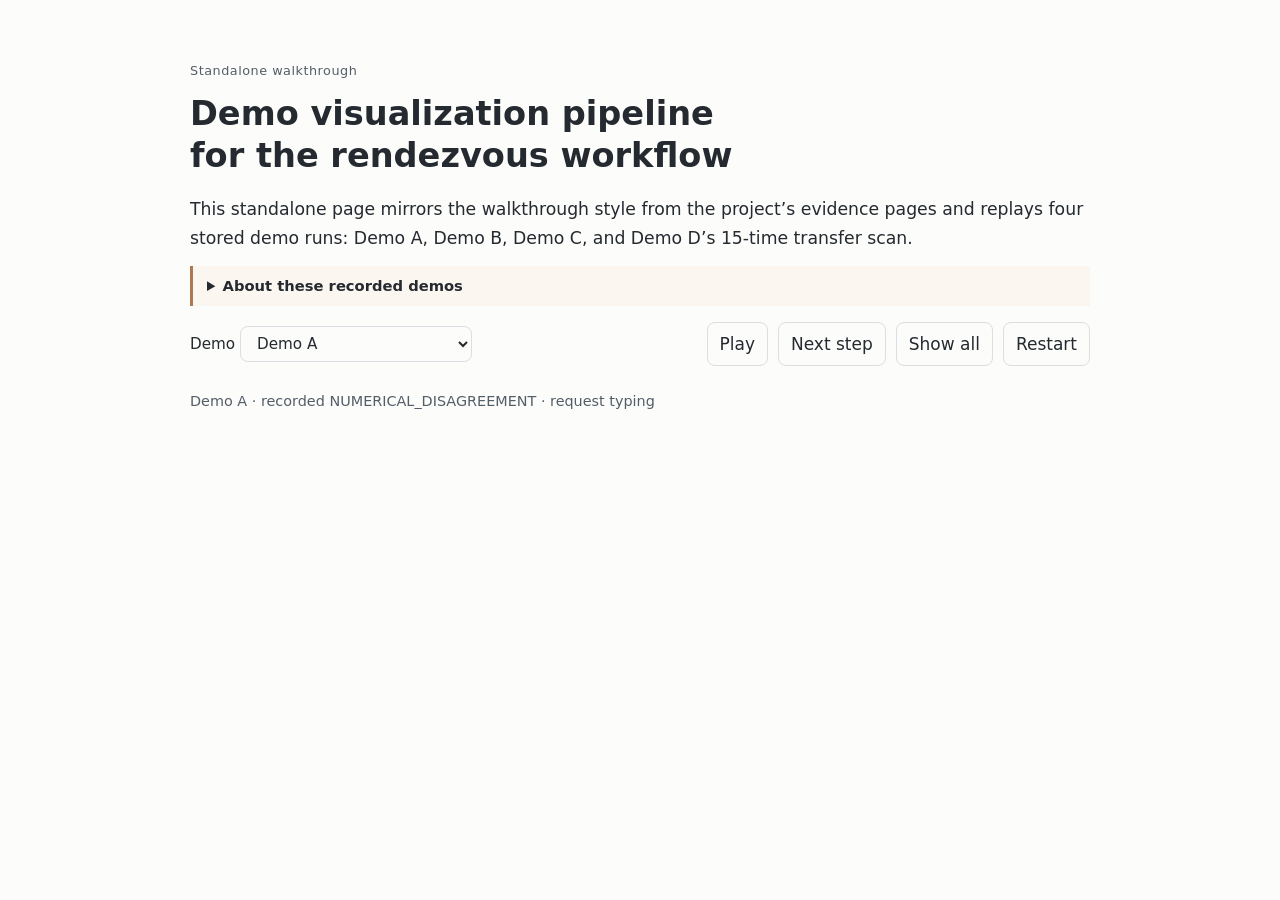
<file: site/index.html>
<!doctype html>
<html lang="en">
<head>
<meta charset="utf-8" />
<meta name="viewport" content="width=device-width, initial-scale=1" />
<meta http-equiv="refresh" content="0; url=demo-visualization-pipeline.html" />
<title>Trajectory CoPilot — Recorded rendezvous demo</title>
</head>
<body>
<p>Opening the <a href="demo-visualization-pipeline.html">recorded rendezvous demo</a>…</p>
</body>
</html>
</file>
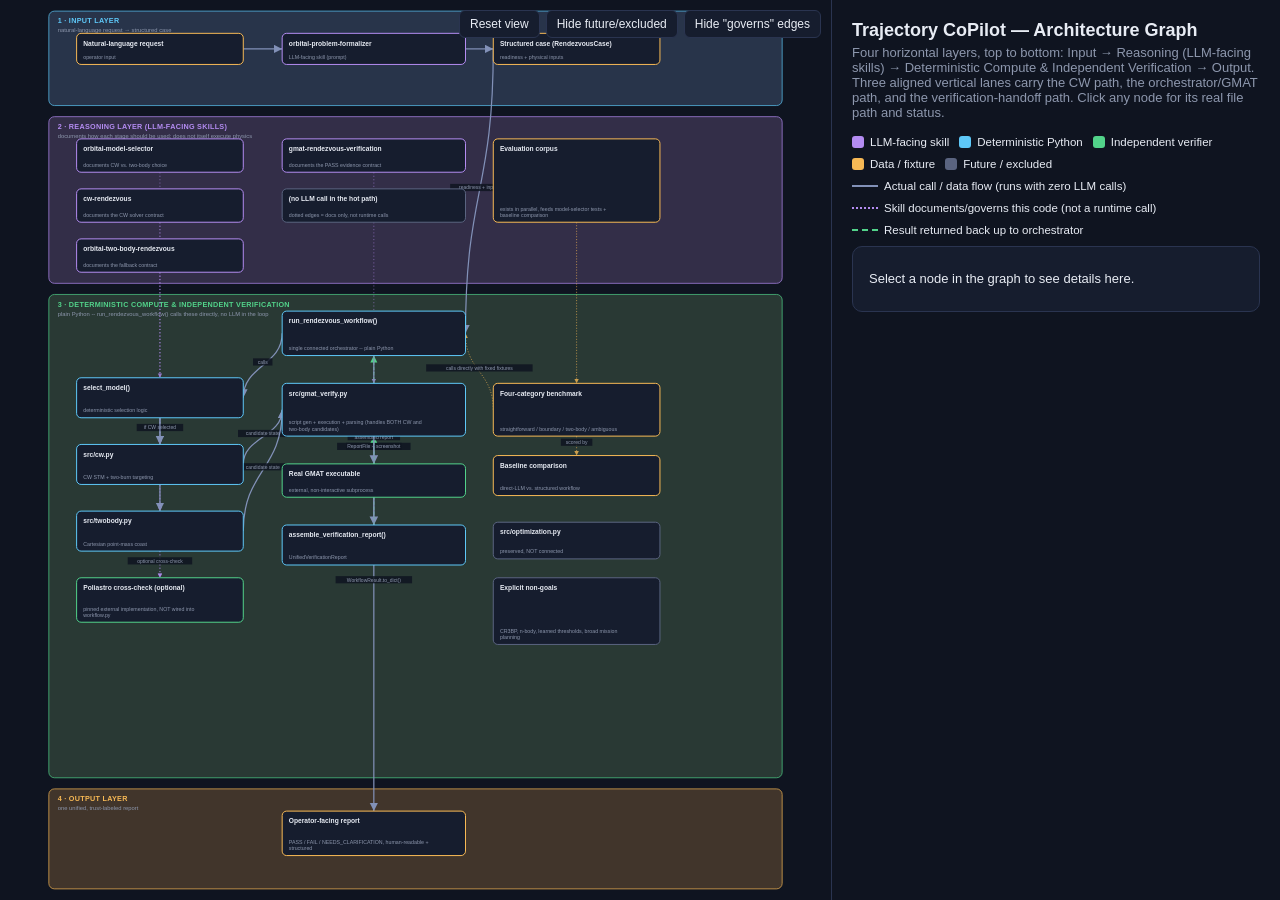
<file: docs/architecture-graph.html>
<!doctype html>
<html lang="en">
<head>
<meta charset="utf-8">
<title>Trajectory CoPilot — Architecture Graph</title>
<style>
  :root {
    --bg: #0f1420; --bg-panel: #161d2e; --bg-panel-alt: #1b2438;
    --text: #e8ecf4; --text-dim: #8d97ad; --border: #2a3450;
    --accent: #5ec8f8;
    --band-input: #2d3a52;   --band-input-border: #5ec8f8;
    --band-reason: #3a3350;  --band-reason-border: #b48cf2;
    --band-compute: #2e4038; --band-compute-border: #52d38a;
    --band-output: #4a3b2e;  --band-output-border: #f7b955;
    --kind-llm: #b48cf2; --kind-det: #5ec8f8; --kind-ver: #52d38a;
    --kind-data: #f7b955; --kind-future: #5a6480;
  }
  * { box-sizing: border-box; }
  body {
    margin: 0; font-family: -apple-system, Segoe UI, Roboto, Helvetica, Arial, sans-serif;
    background: var(--bg); color: var(--text); display: flex; height: 100vh; overflow: hidden;
  }
  #graph-pane { flex: 1 1 65%; position: relative; overflow: hidden; border-right: 1px solid var(--border); }
  svg { width: 100%; height: 100%; cursor: grab; }
  svg:active { cursor: grabbing; }
  #side-pane { flex: 1 1 35%; min-width: 360px; max-width: 480px; padding: 20px; overflow-y: auto; }
  h1 { font-size: 18px; margin: 0 0 4px; }
  .subtitle { color: var(--text-dim); font-size: 13px; margin: 0 0 16px; }
  .legend { display: flex; flex-wrap: wrap; gap: 10px; margin-bottom: 10px; font-size: 11.5px; }
  .legend-item { display: flex; align-items: center; gap: 6px; }
  .legend-swatch { width: 12px; height: 12px; border-radius: 3px; display: inline-block; }
  .legend-line { width: 26px; height: 0; border-top: 2.5px solid; display: inline-block; }
  .node-box { cursor: pointer; }
  .node-rect { stroke-width: 1.8; transition: filter 0.15s; }
  .node-box:hover .node-rect { filter: brightness(1.3); }
  .node-box.selected .node-rect { filter: brightness(1.5); stroke-width: 3; }
  .node-label { font-size: 12px; fill: var(--text); font-weight: 600; pointer-events: none; }
  .node-sub { font-size: 9.5px; fill: var(--text-dim); pointer-events: none; }
  .edge-calls { stroke: #8291b8; stroke-width: 2.2; fill: none; marker-end: url(#arrow-calls); }
  .edge-governs { stroke: var(--kind-llm); stroke-width: 1.3; stroke-dasharray: 2 4; fill: none; marker-end: url(#arrow-governs); opacity: 0.75; }
  .edge-feedback { stroke: var(--kind-ver); stroke-width: 1.8; stroke-dasharray: 6 3; fill: none; marker-end: url(#arrow-feedback); }
  .edge-eval { stroke: var(--kind-data); stroke-width: 1.4; stroke-dasharray: 2 3; fill: none; marker-end: url(#arrow-eval); opacity: 0.8; }
  .edge-label { font-size: 9px; fill: var(--text-dim); pointer-events: none; }
  .edge-label-bg { fill: var(--bg); opacity: 0.85; }
  .band-rect { opacity: 0.85; }
  .band-title { font-size: 13px; font-weight: 800; letter-spacing: 0.5px; text-transform: uppercase; }
  .band-sub { font-size: 10.5px; }
  #detail { background: var(--bg-panel); border: 1px solid var(--border); border-radius: 10px; padding: 16px; }
  #detail h2 { font-size: 15px; margin: 0 0 8px; }
  #detail .kind-tag { display: inline-block; font-size: 10px; font-weight: 700; padding: 2px 8px; border-radius: 10px; text-transform: uppercase; margin-bottom: 10px; }
  #detail p { font-size: 13px; line-height: 1.55; color: var(--text); margin: 6px 0; }
  #detail code { background: #10182a; border: 1px solid var(--border); border-radius: 4px; padding: 1px 5px; font-size: 12px; color: var(--accent); }
  #detail .field { margin-top: 10px; }
  #detail .field-label { font-size: 11px; color: var(--text-dim); text-transform: uppercase; letter-spacing: 0.4px; margin-bottom: 3px; }
  .placeholder { color: var(--text-dim); font-size: 13px; }
  #controls { position: absolute; top: 10px; right: 10px; display: flex; gap: 6px; z-index: 5; }
  #controls button {
    background: var(--bg-panel); color: var(--text); border: 1px solid var(--border);
    border-radius: 6px; padding: 6px 10px; cursor: pointer; font-size: 12px;
  }
  #controls button:hover { background: var(--bg-panel-alt); }
</style>
</head>
<body>
<div id="graph-pane">
  <div id="controls">
    <button id="reset-view">Reset view</button>
    <button id="toggle-future">Hide future/excluded</button>
    <button id="toggle-governs">Hide "governs" edges</button>
  </div>
  <svg id="svg" viewBox="0 0 1360 1620">
    <defs>
      <marker id="arrow-calls" markerWidth="9" markerHeight="9" refX="7" refY="3.5" orient="auto">
        <path d="M0,0 L7,3.5 L0,7 Z" fill="#8291b8"></path>
      </marker>
      <marker id="arrow-governs" markerWidth="8" markerHeight="8" refX="6" refY="3" orient="auto">
        <path d="M0,0 L6,3 L0,6 Z" fill="#b48cf2"></path>
      </marker>
      <marker id="arrow-feedback" markerWidth="9" markerHeight="9" refX="7" refY="3.5" orient="auto">
        <path d="M0,0 L7,3.5 L0,7 Z" fill="#52d38a"></path>
      </marker>
      <marker id="arrow-eval" markerWidth="8" markerHeight="8" refX="6" refY="3" orient="auto">
        <path d="M0,0 L6,3 L0,6 Z" fill="#f7b955"></path>
      </marker>
    </defs>
    <g id="viewport"></g>
  </svg>
</div>
<div id="side-pane">
  <h1>Trajectory CoPilot — Architecture Graph</h1>
  <p class="subtitle">Four horizontal layers, top to bottom: Input → Reasoning (LLM-facing skills) → Deterministic Compute &amp; Independent Verification → Output. Three aligned vertical lanes carry the CW path, the orchestrator/GMAT path, and the verification-handoff path. Click any node for its real file path and status.</p>
  <div class="legend">
    <span class="legend-item"><span class="legend-swatch" style="background:var(--kind-llm)"></span>LLM-facing skill</span>
    <span class="legend-item"><span class="legend-swatch" style="background:var(--kind-det)"></span>Deterministic Python</span>
    <span class="legend-item"><span class="legend-swatch" style="background:var(--kind-ver)"></span>Independent verifier</span>
    <span class="legend-item"><span class="legend-swatch" style="background:var(--kind-data)"></span>Data / fixture</span>
    <span class="legend-item"><span class="legend-swatch" style="background:var(--kind-future)"></span>Future / excluded</span>
  </div>
  <div class="legend">
    <span class="legend-item"><span class="legend-line" style="border-color:#8291b8"></span>Actual call / data flow (runs with zero LLM calls)</span>
  </div>
  <div class="legend">
    <span class="legend-item"><span class="legend-line" style="border-color:#b48cf2; border-top-style:dotted;"></span>Skill documents/governs this code (not a runtime call)</span>
  </div>
  <div class="legend">
    <span class="legend-item"><span class="legend-line" style="border-color:#52d38a; border-top-style:dashed;"></span>Result returned back up to orchestrator</span>
  </div>
  <div id="detail"><p class="placeholder">Select a node in the graph to see details here.</p></div>
</div>

<script>
'use strict';

/*
 * Layout mirrors the professor's reference figure: horizontal colored bands,
 * top-to-bottom primary flow. Three vertical lanes keep every node's logical
 * "column" consistent across all four bands (CW lane, orchestrator/GMAT
 * lane, verification/eval lane), so edges mostly travel straight down within
 * a lane instead of crossing diagonally through other boxes.
 *
 * IMPORTANT accuracy note (confirmed directly in src/workflow.py):
 * the .pi/skills/*.md files are a PARALLEL natural-language contract for
 * conversational/LLM-driven use. They are NOT a sequential gate that
 * run_rendezvous_workflow() passes through at runtime -- that function
 * calls select_model() / cw.py / twobody.py / gmat_verify.py directly as
 * plain Python, with zero LLM calls in between. So skill-to-code edges are
 * drawn as thin dotted purple "governs" edges, visually distinct from the
 * thicker solid gray "calls" edges that make up the actual automated
 * pipeline, and distinct again from the dashed green "result returned"
 * edges and dotted orange "evaluated by" edges.
 */

const LANE_X = { A: 70, B: 440, C: 820 };
const LANE_W = { A: 300, B: 330, C: 300 };

const BANDS = [
  { y: 20,   h: 170, fill: 'var(--band-input)',   border: 'var(--band-input-border)',   title: '1 · INPUT LAYER',              sub: 'natural-language request → structured case' },
  { y: 210,  h: 300, fill: 'var(--band-reason)',  border: 'var(--band-reason-border)',  title: '2 · REASONING LAYER (LLM-facing skills)', sub: 'documents how each stage should be used; does not itself execute physics' },
  { y: 530,  h: 870, fill: 'var(--band-compute)', border: 'var(--band-compute-border)', title: '3 · DETERMINISTIC COMPUTE & INDEPENDENT VERIFICATION', sub: 'plain Python -- run_rendezvous_workflow() calls these directly, no LLM in the loop' },
  { y: 1420, h: 180, fill: 'var(--band-output)', border: 'var(--band-output-border)',  title: '4 · OUTPUT LAYER',              sub: 'one unified, trust-labeled report' },
];

const NODES = [
  // ===== Band 1: Input =====
  { id: 'nl_request', x: LANE_X.A, y: 60, w: LANE_W.A, h: 56, kind: 'data',
    label: 'Natural-language request', sub: 'operator input',
    detail: { kindLabel: 'Input', title: 'Natural-language rendezvous request',
      body: 'Free-text description of a two-spacecraft rendezvous: e.g. "chaser at [15,-200,0] m needs to reach the target after a quarter orbit." No structure guaranteed yet.',
      file: null, status: 'n/a' } },
  { id: 'formalizer_skill', x: LANE_X.B, y: 60, w: LANE_W.B, h: 56, kind: 'llm',
    label: 'orbital-problem-formalizer', sub: 'LLM-facing skill (prompt)',
    detail: { kindLabel: 'LLM-facing skill', title: 'orbital-problem-formalizer',
      body: 'Converts the request into a structured, provenance-labeled spec (every field tagged specified / derived / assumed / missing / ambiguous / contradictory / unit-inconsistent / out-of-scope). Never solves or invents a numeric value.',
      file: '.pi/skills/orbital-problem-formalizer/SKILL.md', status: 'Active, hardened (TJC-1.12)' } },
  { id: 'structured_case', x: LANE_X.C, y: 60, w: LANE_W.C, h: 56, kind: 'data',
    label: 'Structured case (RendezvousCase)', sub: 'readiness + physical inputs',
    detail: { kindLabel: 'Data', title: 'Structured case (RendezvousCase)',
      body: 'Python restatement of the formalizer\'s output: readiness (READY_TO_SOLVE / NEEDS_CLARIFICATION / OUT_OF_SCOPE), clarification questions, and -- when ready -- the physical inputs the solver needs. This is the actual object run_rendezvous_workflow() receives.',
      file: 'src/workflow.py (RendezvousCase)', status: 'Active' } },

  // ===== Band 2: Reasoning / LLM-facing skills (documents, does not execute) =====
  { id: 'model_selector_skill', x: LANE_X.A, y: 250, w: LANE_W.A, h: 60, kind: 'llm',
    label: 'orbital-model-selector', sub: 'documents CW vs. two-body choice',
    detail: { kindLabel: 'LLM-facing skill', title: 'orbital-model-selector',
      body: 'Describes how to choose CW vs. bounded two-body vs. UNSUPPORTED/NEEDS-MORE-INFO from assumption items. Documents the decision for conversational use -- the actual decision at runtime is made by select_model(), not by this skill being "called."',
      file: '.pi/skills/orbital-model-selector/SKILL.md', status: 'Active' } },
  { id: 'cw_skill', x: LANE_X.A, y: 340, w: LANE_W.A, h: 60, kind: 'llm',
    label: 'cw-rendezvous', sub: 'documents the CW solver contract',
    detail: { kindLabel: 'LLM-facing skill', title: 'cw-rendezvous (orbital-targeting-planner)',
      body: 'Governs the fixed-duration two-impulse CW path: requires calling src/cw.py directly for every numeric result, and treats a singular transfer time as rejected, never approximated.',
      file: '.pi/skills/orbital-targeting-planner/SKILL.md', status: 'Active' } },
  { id: 'twobody_skill', x: LANE_X.A, y: 430, w: LANE_W.A, h: 60, kind: 'llm',
    label: 'orbital-two-body-rendezvous', sub: 'documents the fallback contract',
    detail: { kindLabel: 'LLM-facing skill', title: 'orbital-two-body-rendezvous',
      body: 'Governs the bounded inertial two-body coast fallback. Must call src/twobody.py directly; explicitly disclaims burn targeting, maneuver execution, optimization, or thrust.',
      file: '.pi/skills/orbital-two-body-rendezvous/SKILL.md', status: 'Active' } },
  { id: 'gmat_skill', x: LANE_X.B, y: 250, w: LANE_W.B, h: 60, kind: 'llm',
    label: 'gmat-rendezvous-verification', sub: 'documents the PASS evidence contract',
    detail: { kindLabel: 'LLM-facing skill', title: 'gmat-rendezvous-verification',
      body: 'Requires BOTH a GMAT numerical comparison AND an accessible trajectory screenshot before a result can be PASS. This is the skill under discussion in the pod clinic (tool vs. skill) -- today it documents a contract that src/gmat_verify.py already enforces in code, but the LLM never invokes gmat_verify.py as a tool call.',
      file: '.pi/skills/gmat-rendezvous-verification/SKILL.md', status: 'Active -- pod-clinic topic' } },
  { id: 'skills_note', x: LANE_X.B, y: 340, w: LANE_W.B, h: 60, kind: 'future',
    label: '(no LLM call in the hot path)', sub: 'dotted edges = docs only, not runtime calls',
    detail: { kindLabel: 'Design note', title: 'Skills are documentation, not a runtime gate',
      body: 'Confirmed directly in src/workflow.py: run_rendezvous_workflow() calls select_model(), src/cw.py / src/twobody.py, and src/gmat_verify.py as plain Python with zero LLM calls in between. The .pi/skills/*.md files are the natural-language contract for a human or LLM following this manually/conversationally -- they run in parallel to, not inside, the automated pipeline. This is exactly why "GMAT as a tool, not a skill" is a live design question: today neither is actually "the skill calling the tool."',
      file: 'src/workflow.py', status: 'Architectural fact, not a gap' } },
  { id: 'eval_note', x: LANE_X.C, y: 250, w: LANE_W.C, h: 150, kind: 'data',
    label: 'Evaluation corpus', sub: 'exists in parallel, feeds model-selector tests + baseline comparison',
    detail: { kindLabel: 'Design note', title: 'Where the benchmark/eval lane sits',
      body: 'evaluations/benchmark/ and evaluations/baseline_comparison/ are not part of the request-time pipeline at all -- they are an offline evaluation harness that calls run_rendezvous_workflow() directly with fixed fixtures, bypassing the formalizer skill entirely (the fixtures already contain the expected structured output).',
      file: 'evaluations/benchmark/, evaluations/baseline_comparison/', status: 'Active, offline evaluation only' } },

  // ===== Band 3: Deterministic compute & verification =====
  { id: 'workflow_py', x: LANE_X.B, y: 560, w: LANE_W.B, h: 80, kind: 'det',
    label: 'run_rendezvous_workflow()', sub: 'single connected orchestrator -- plain Python',
    detail: { kindLabel: 'Deterministic Python (orchestrator)', title: 'src/workflow.py::run_rendezvous_workflow',
      body: 'The actual entry point. Checks readiness first (short-circuits NEEDS_CLARIFICATION/OUT_OF_SCOPE before any physics or GMAT call), calls select_model(), dispatches to the CW or two-body solver, always routes the candidate through GMAT verification, and assembles one UnifiedVerificationReport.',
      file: 'src/workflow.py', status: 'Active, tested (tests/test_workflow.py)' } },
  { id: 'model_selector_py', x: LANE_X.A, y: 680, w: LANE_W.A, h: 72, kind: 'det',
    label: 'select_model()', sub: 'deterministic selection logic',
    detail: { kindLabel: 'Deterministic Python', title: 'src/model_selector.py::select_model',
      body: 'Not a learned/numeric-threshold classifier -- combines multiple documented physical-assumption signals (circularity, locality, duration regime, frame, maneuver assumptions, targeting conditioning) to return CW rendezvous / bounded two-body fallback / qualified CW / UNSUPPORTED / NEEDS MORE INFORMATION.',
      file: 'src/model_selector.py', status: 'Active, tested (tests/test_model_selector.py)' } },
  { id: 'cw_py', x: LANE_X.A, y: 800, w: LANE_W.A, h: 72, kind: 'det',
    label: 'src/cw.py', sub: 'CW STM + two-burn targeting',
    detail: { kindLabel: 'Deterministic Python', title: 'src/cw.py',
      body: 'Clohessy-Wiltshire state-transition matrix, mean_motion(), and two_burn_targeting() (closed-form two-impulse solve). Independently audited (TJC-1.3, TJC-1.4) with property/invariant tests.',
      file: 'src/cw.py', status: 'Active, audited + tested (tests/test_cw.py)' } },
  { id: 'twobody_py', x: LANE_X.A, y: 920, w: LANE_W.A, h: 72, kind: 'det',
    label: 'src/twobody.py', sub: 'Cartesian point-mass coast',
    detail: { kindLabel: 'Deterministic Python', title: 'src/twobody.py',
      body: 'propagate_cartesian_state(): deterministic inertial Cartesian two-body point-mass coast propagation. Independently verified (TJC-1.5) with energy/angular-momentum conservation tests.',
      file: 'src/twobody.py', status: 'Active, verified + tested (tests/test_twobody.py)' } },
  { id: 'poliastro', x: LANE_X.A, y: 1040, w: LANE_W.A, h: 80, kind: 'ver',
    label: 'Poliastro cross-check (optional)', sub: 'pinned external implementation, NOT wired into workflow.py',
    detail: { kindLabel: 'Independent verifier (optional)', title: 'verification/poliastro/',
      body: 'Pinned Poliastro 0.17.0 at a fixed commit, run in an isolated Python 3.10 subprocess (never imported by the core solver). A like-for-like cross-check only when the pinned release supports the same physical model -- not a universal oracle. NOT currently called from run_rendezvous_workflow().',
      file: 'verification/poliastro/adapter.py, docs/poliastro-verification-architecture.md', status: 'Architecture defined (TJC-1.27); contract-test evidence only' } },
  { id: 'gmat_verify_py', x: LANE_X.B, y: 690, w: LANE_W.B, h: 95, kind: 'det',
    label: 'src/gmat_verify.py', sub: 'script gen + execution + parsing (handles BOTH CW and two-body candidates)',
    detail: { kindLabel: 'Deterministic Python', title: 'src/gmat_verify.py',
      body: 'Generates a GMAT console script from whichever candidate solution arrived (CW or two-body), runs GMAT headlessly via subprocess, parses ReportFile output, compares to the analytical result, and attempts a real GMAT GUI screenshot (falls back to SVG). Six distinguishable failure modes, never silently reported as success. Called directly by run_rendezvous_workflow() as plain Python -- the LLM never invokes this.',
      file: 'src/gmat_verify.py', status: 'Active -- real GMAT runs captured (TJC-2, TJC-3, TJC-4)' } },
  { id: 'gmat_exe', x: LANE_X.B, y: 835, w: LANE_W.B, h: 60, kind: 'ver',
    label: 'Real GMAT executable', sub: 'external, non-interactive subprocess',
    detail: { kindLabel: 'External tool', title: 'GmatConsole-R2026a / GMAT-R2026a',
      body: 'The actual NASA GMAT binary, invoked non-interactively (console mode for numeric comparison, GUI mode under Xvfb for screenshots). Reports MISSING_GMAT when absent -- never silently substitutes a fallback as if it were verified.',
      file: 'external -- GMAT_EXECUTABLE env var / --gmat flag', status: 'Integrated and exercised in this environment' } },
  { id: 'report_py', x: LANE_X.B, y: 945, w: LANE_W.B, h: 72, kind: 'det',
    label: 'assemble_verification_report()', sub: 'UnifiedVerificationReport',
    detail: { kindLabel: 'Deterministic Python', title: 'src/verification_report.py',
      body: 'The single report shape every outcome gets assembled into: specified facts, assumptions, model-selection reasoning, exact tool inputs/outputs, tolerances, artifact paths, and the trust statement distinguishing "solver succeeded" from "GMAT independently verified it." Raises if verified=True is claimed without the full evidence chain.',
      file: 'src/verification_report.py', status: 'Active, tested (tests/test_verification_report.py)' } },
  { id: 'benchmark', x: LANE_X.C, y: 690, w: LANE_W.C, h: 95, kind: 'data',
    label: 'Four-category benchmark', sub: 'straightforward / boundary / two-body / ambiguous',
    detail: { kindLabel: 'Data / fixtures', title: 'evaluations/benchmark/',
      body: 'Four versioned JSON/text cases used to evaluate the whole workflow end-to-end against a direct-LLM baseline. This is the corpus referenced in the "intent-checking sub-agent" brainstorm -- currently only 4+5 labeled cases total, all hand-built (no ready-made public dataset found).',
      file: 'evaluations/benchmark/, evaluations/formalizer/', status: 'Active, used by tests/test_benchmark_fixtures.py' } },
  { id: 'baseline_compare', x: LANE_X.C, y: 820, w: LANE_W.C, h: 72, kind: 'data',
    label: 'Baseline comparison', sub: 'direct-LLM vs. structured workflow',
    detail: { kindLabel: 'Evaluation result', title: 'evaluations/baseline_comparison/',
      body: 'Scores the structured workflow against a direct single-shot LLM baseline across all 4 benchmark categories and 8 evaluation dimensions.',
      file: 'evaluations/baseline_comparison/REPORT.md', status: 'Complete (TJC-1.22)' } },
  { id: 'optimization', x: LANE_X.C, y: 940, w: LANE_W.C, h: 66, kind: 'future',
    label: 'src/optimization.py', sub: 'preserved, NOT connected',
    detail: { kindLabel: 'Future / excluded', title: 'src/optimization.py',
      body: 'Preserved historical baseline code. Explicitly NOT a promise to connect a solver this semester. Duration-sweep/delta-v trade studies and Pareto fronts are out of scope.',
      file: 'src/optimization.py', status: 'Dormant / future-work, not wired into run_rendezvous_workflow' } },
  { id: 'excluded_scope', x: LANE_X.C, y: 1040, w: LANE_W.C, h: 120, kind: 'future',
    label: 'Explicit non-goals', sub: 'CR3BP, n-body, learned thresholds, broad mission planning',
    detail: { kindLabel: 'Future / excluded', title: 'Explicit semester non-goals',
      body: 'No generalized astrodynamics QA, CR3BP/n-body/cislunar dynamics, high-fidelity perturbations beyond verification needs, broad mission planning, multi-target ops, autonomous/generalized trajectory optimization, Pareto fronts, or learned CW-validity boundaries.',
      file: 'backlog/docs/specifications/semester-scope/doc-1', status: 'Explicit scope boundary' } },

  // ===== Band 4: Output =====
  { id: 'operator_report', x: LANE_X.B, y: 1460, w: LANE_W.B, h: 80, kind: 'data',
    label: 'Operator-facing report', sub: 'PASS / FAIL / NEEDS_CLARIFICATION, human-readable + structured',
    detail: { kindLabel: 'Output', title: 'Final operator-facing result',
      body: 'Human-readable explanation plus the structured report: burn vectors, final state, GMAT comparison numbers, screenshot reference, and an explicit VERIFIED/NOT VERIFIED/NEEDS CLARIFICATION status. Never claims PASS without the full GMAT numerical+screenshot chain.',
      file: 'WorkflowResult.to_dict() in src/workflow.py', status: 'Active' } },
];

// Each edge: [from, to, label, style] where style in {calls, governs, feedback, eval}
const EDGES = [
  // Band 1: input flow (all "calls" -- this part really is a live LLM step)
  ['nl_request', 'formalizer_skill', '', 'calls'],
  ['formalizer_skill', 'structured_case', '', 'calls'],
  ['structured_case', 'workflow_py', 'readiness + inputs', 'calls'],

  // Reasoning-layer skills document their code counterpart (dotted purple "governs", never a runtime call).
  ['model_selector_skill', 'model_selector_py', '', 'governs'],
  ['cw_skill', 'cw_py', '', 'governs'],
  ['twobody_skill', 'twobody_py', '', 'governs'],
  ['gmat_skill', 'gmat_verify_py', '', 'governs'],

  // Actual automated compute pipeline (solid gray, code-to-code, no LLM).
  ['workflow_py', 'model_selector_py', 'calls', 'calls'],
  ['model_selector_py', 'cw_py', 'if CW selected', 'calls'],
  ['model_selector_py', 'twobody_py', 'if two-body selected', 'calls'],
  ['cw_py', 'gmat_verify_py', 'candidate state', 'calls'],
  ['twobody_py', 'gmat_verify_py', 'candidate state', 'calls'],
  ['gmat_verify_py', 'gmat_exe', 'subprocess invoke', 'calls'],
  ['gmat_exe', 'gmat_verify_py', 'ReportFile + screenshot', 'feedback'],
  ['gmat_verify_py', 'report_py', 'PASS/FAIL + numbers', 'calls'],
  ['cw_py', 'poliastro', 'optional cross-check', 'governs'],
  ['twobody_py', 'poliastro', 'optional cross-check', 'governs'],
  ['report_py', 'workflow_py', 'assembled report', 'feedback'],

  // Output
  ['workflow_py', 'operator_report', 'WorkflowResult.to_dict()', 'calls'],

  // Evaluation lane (offline, parallel -- calls workflow_py directly, bypassing the formalizer skill)
  ['eval_note', 'benchmark', '', 'eval'],
  ['benchmark', 'workflow_py', 'calls directly with fixed fixtures', 'eval'],
  ['benchmark', 'baseline_compare', 'scored by', 'eval'],
];

// ---- Rendering ----
const KIND_COLORS = {
  llm: 'var(--kind-llm)', det: 'var(--kind-det)', ver: 'var(--kind-ver)', data: 'var(--kind-data)', future: 'var(--kind-future)'
};
const EDGE_CLASS = { calls: 'edge-calls', governs: 'edge-governs', feedback: 'edge-feedback', eval: 'edge-eval' };

const svg = document.getElementById('svg');
const viewport = document.getElementById('viewport');
const detailPane = document.getElementById('detail');

function nodeById(id) { return NODES.find(n => n.id === id); }

function renderBands() {
  BANDS.forEach(b => {
    const rect = document.createElementNS('http://www.w3.org/2000/svg', 'rect');
    rect.setAttribute('x', 20);
    rect.setAttribute('y', b.y);
    rect.setAttribute('width', 1320);
    rect.setAttribute('height', b.h);
    rect.setAttribute('class', 'band-rect');
    rect.setAttribute('fill', b.fill);
    rect.setAttribute('stroke', b.border);
    rect.setAttribute('stroke-width', '1.5');
    rect.setAttribute('rx', 10);
    viewport.appendChild(rect);

    const title = document.createElementNS('http://www.w3.org/2000/svg', 'text');
    title.setAttribute('x', 36);
    title.setAttribute('y', b.y + 22);
    title.setAttribute('class', 'band-title');
    title.setAttribute('fill', b.border);
    title.textContent = b.title;
    viewport.appendChild(title);

    const sub = document.createElementNS('http://www.w3.org/2000/svg', 'text');
    sub.setAttribute('x', 36);
    sub.setAttribute('y', b.y + 38);
    sub.setAttribute('class', 'band-sub');
    sub.setAttribute('fill', '#8d97ad');
    sub.textContent = b.sub;
    viewport.appendChild(sub);
  });
}

// Anchor at box edges, preferring vertical (top/bottom) ports when nodes share
// (or nearly share) an x-range (same lane), and horizontal (side) ports when
// crossing lanes. This keeps same-lane edges as clean vertical drops and
// cross-lane edges as clean horizontal jogs, matching the swimlane style.
function edgeAnchorPoints(from, to) {
  const fLeft = from.x, fRight = from.x + from.w;
  const tLeft = to.x, tRight = to.x + to.w;
  const sameLane = !(fRight <= tLeft || tRight <= fLeft); // horizontal ranges overlap
  const fcx = from.x + from.w / 2, fcy = from.y + from.h / 2;
  const tcx = to.x + to.w / 2, tcy = to.y + to.h / 2;

  if (sameLane) {
    if (tcy >= fcy) return [[fcx, from.y + from.h], [tcx, to.y]];
    return [[fcx, from.y], [tcx, to.y + to.h]];
  }
  // Cross-lane: connect side-to-side at matching vertical level when bands overlap,
  // otherwise diagonal corner-to-corner.
  if (tcx >= fcx) return [[from.x + from.w, fcy], [to.x, tcy]];
  return [[from.x, fcy], [to.x + to.w, tcy]];
}

function renderEdges() {
  const g = document.createElementNS('http://www.w3.org/2000/svg', 'g');
  EDGES.forEach(([fromId, toId, label, style]) => {
    const from = nodeById(fromId), to = nodeById(toId);
    if (!from || !to) return;
    const [[x1, y1], [x2, y2]] = edgeAnchorPoints(from, to);
    const path = document.createElementNS('http://www.w3.org/2000/svg', 'path');
    const midX = (x1 + x2) / 2, midY = (y1 + y2) / 2;
    let d;
    if (Math.abs(y1 - y2) >= Math.abs(x1 - x2)) {
      // vertical-dominant: gentle S-curve down the lane
      d = `M${x1},${y1} C${x1},${midY} ${x2},${midY} ${x2},${y2}`;
    } else {
      // horizontal-dominant: gentle S-curve across lanes
      d = `M${x1},${y1} C${midX},${y1} ${midX},${y2} ${x2},${y2}`;
    }
    path.setAttribute('d', d);
    path.setAttribute('class', EDGE_CLASS[style] || 'edge-calls');
    path.dataset.fromKind = from.kind;
    path.dataset.toKind = to.kind;
    path.dataset.style = style;
    g.appendChild(path);
    if (label) {
      const bg = document.createElementNS('http://www.w3.org/2000/svg', 'rect');
      const approxW = label.length * 5.4 + 8;
      bg.setAttribute('x', midX - approxW / 2);
      bg.setAttribute('y', midY - 13);
      bg.setAttribute('width', approxW);
      bg.setAttribute('height', 13);
      bg.setAttribute('class', 'edge-label-bg');
      g.appendChild(bg);
      const t = document.createElementNS('http://www.w3.org/2000/svg', 'text');
      t.setAttribute('x', midX);
      t.setAttribute('y', midY - 3);
      t.setAttribute('text-anchor', 'middle');
      t.setAttribute('class', 'edge-label');
      t.textContent = label;
      g.appendChild(t);
    }
  });
  viewport.appendChild(g);
}

function renderNodes() {
  NODES.forEach(n => {
    const g = document.createElementNS('http://www.w3.org/2000/svg', 'g');
    g.setAttribute('class', 'node-box');
    g.setAttribute('transform', `translate(${n.x},${n.y})`);
    g.dataset.id = n.id;
    g.dataset.kind = n.kind;

    const rect = document.createElementNS('http://www.w3.org/2000/svg', 'rect');
    rect.setAttribute('class', 'node-rect');
    rect.setAttribute('width', n.w);
    rect.setAttribute('height', n.h);
    rect.setAttribute('rx', 8);
    rect.setAttribute('ry', 8);
    rect.setAttribute('fill', '#161d2e');
    rect.setAttribute('stroke', KIND_COLORS[n.kind]);
    g.appendChild(rect);

    const label = document.createElementNS('http://www.w3.org/2000/svg', 'text');
    label.setAttribute('class', 'node-label');
    label.setAttribute('x', 12);
    label.setAttribute('y', 22);
    n.label.split('\n').forEach((line, i) => {
      const tspan = document.createElementNS('http://www.w3.org/2000/svg', 'tspan');
      tspan.setAttribute('x', 12);
      tspan.setAttribute('dy', i === 0 ? 0 : 14);
      tspan.textContent = line;
      label.appendChild(tspan);
    });
    g.appendChild(label);

    // Wrap sub-label to box width (char-based wrap, generous width estimate).
    const sub = document.createElementNS('http://www.w3.org/2000/svg', 'text');
    sub.setAttribute('class', 'node-sub');
    sub.setAttribute('x', 12);
    const maxChars = Math.floor((n.w - 20) / 5.6);
    const words = n.sub.split(' ');
    const lines = [];
    let cur = '';
    words.forEach(w => {
      if ((cur + ' ' + w).trim().length > maxChars) { lines.push(cur.trim()); cur = w; }
      else { cur = (cur + ' ' + w).trim(); }
    });
    if (cur) lines.push(cur);
    const subStartY = n.h - 10 - (lines.length - 1) * 11;
    lines.forEach((line, i) => {
      const tspan = document.createElementNS('http://www.w3.org/2000/svg', 'tspan');
      tspan.setAttribute('x', 12);
      tspan.setAttribute('y', subStartY + i * 11);
      tspan.textContent = line;
      sub.appendChild(tspan);
    });
    g.appendChild(sub);

    g.addEventListener('click', () => selectNode(n.id));
    viewport.appendChild(g);
  });
}

function selectNode(id) {
  document.querySelectorAll('.node-box').forEach(el => el.classList.toggle('selected', el.dataset.id === id));
  const n = nodeById(id);
  if (!n) return;
  const d = n.detail;
  detailPane.innerHTML = `
    <h2>${d.title}</h2>
    <span class="kind-tag" style="background:${KIND_COLORS[n.kind]}22;color:${KIND_COLORS[n.kind]};border:1px solid ${KIND_COLORS[n.kind]}66;">${d.kindLabel}</span>
    <p>${d.body}</p>
    ${d.file ? `<div class="field"><div class="field-label">File</div><p><code>${d.file}</code></p></div>` : ''}
    <div class="field"><div class="field-label">Status</div><p>${d.status}</p></div>
  `;
}

renderBands();
renderEdges();
renderNodes();

// ---- Pan / zoom ----
let viewBox = { x: 0, y: 0, w: 1360, h: 1620 };
function applyViewBox() {
  svg.setAttribute('viewBox', `${viewBox.x} ${viewBox.y} ${viewBox.w} ${viewBox.h}`);
}
let isPanning = false, panStart = null;
svg.addEventListener('mousedown', (e) => {
  isPanning = true;
  panStart = { x: e.clientX, y: e.clientY, vb: { ...viewBox } };
});
window.addEventListener('mousemove', (e) => {
  if (!isPanning) return;
  const dx = (e.clientX - panStart.x) * (viewBox.w / svg.clientWidth);
  const dy = (e.clientY - panStart.y) * (viewBox.h / svg.clientHeight);
  viewBox.x = panStart.vb.x - dx;
  viewBox.y = panStart.vb.y - dy;
  applyViewBox();
});
window.addEventListener('mouseup', () => { isPanning = false; });
svg.addEventListener('wheel', (e) => {
  e.preventDefault();
  const scale = e.deltaY > 0 ? 1.1 : 0.9;
  const newW = viewBox.w * scale, newH = viewBox.h * scale;
  viewBox.x -= (newW - viewBox.w) / 2;
  viewBox.y -= (newH - viewBox.h) / 2;
  viewBox.w = newW; viewBox.h = newH;
  applyViewBox();
}, { passive: false });

document.getElementById('reset-view').addEventListener('click', () => {
  viewBox = { x: 0, y: 0, w: 1360, h: 1620 };
  applyViewBox();
});

let futureHidden = false;
document.getElementById('toggle-future').addEventListener('click', (e) => {
  futureHidden = !futureHidden;
  document.querySelectorAll('.node-box[data-kind="future"]').forEach(el => {
    el.style.display = futureHidden ? 'none' : '';
  });
  document.querySelectorAll('[data-from-kind], [data-to-kind]').forEach(() => {});
  document.querySelectorAll('path').forEach(el => {
    if (el.dataset.fromKind === 'future' || el.dataset.toKind === 'future') {
      el.style.display = futureHidden ? 'none' : '';
    }
  });
  e.target.textContent = futureHidden ? 'Show future/excluded' : 'Hide future/excluded';
});

let governsHidden = false;
document.getElementById('toggle-governs').addEventListener('click', (e) => {
  governsHidden = !governsHidden;
  document.querySelectorAll('.edge-governs').forEach(el => {
    el.style.display = governsHidden ? 'none' : '';
  });
  e.target.textContent = governsHidden ? 'Show "governs" edges' : 'Hide "governs" edges';
});
</script>
</body>
</html>
</file>
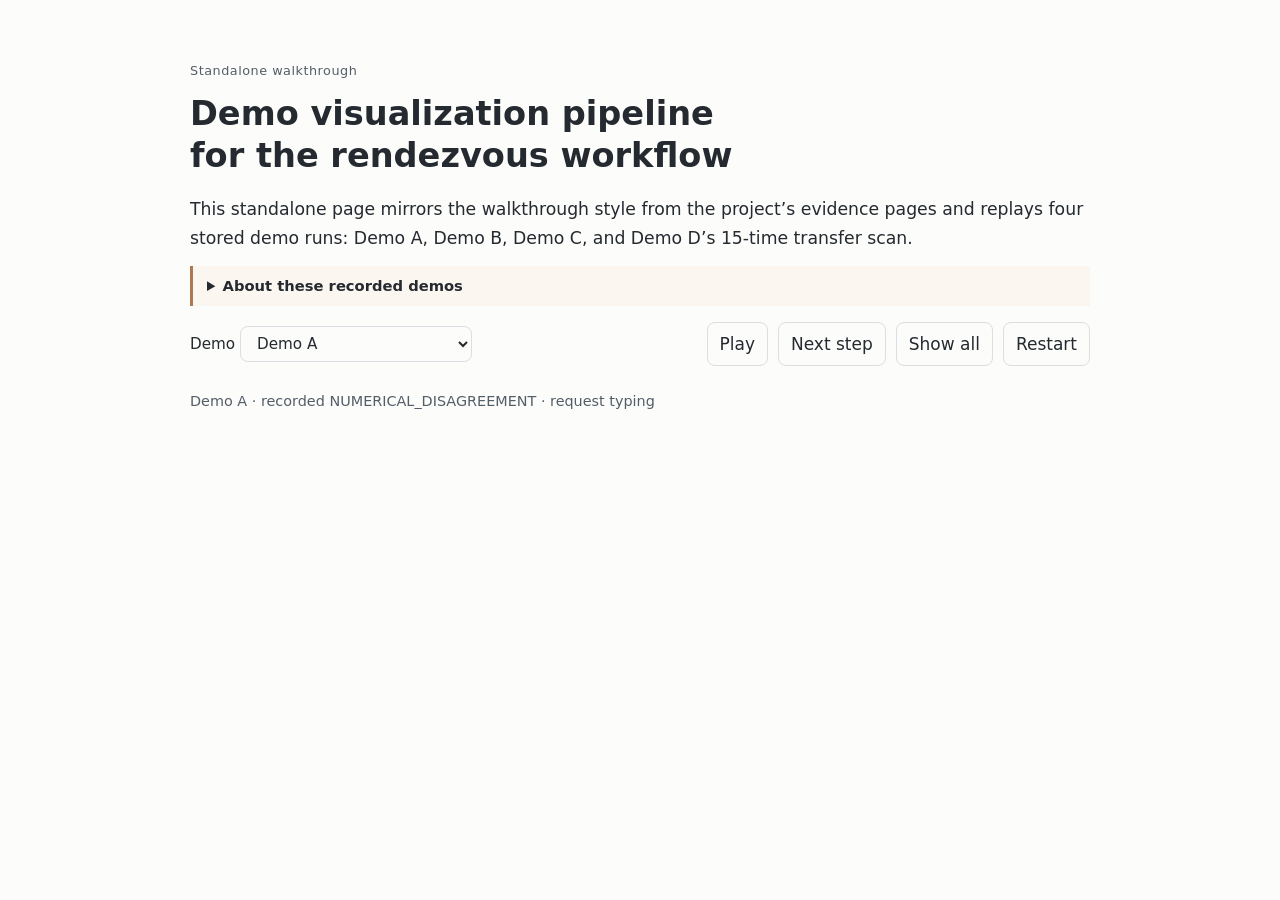
<file: site/demo-visualization-pipeline.html>
<!doctype html>
<html lang="en">
<head>
<meta charset="utf-8" />
<meta name="viewport" content="width=device-width, initial-scale=1" />
<meta http-equiv="Content-Security-Policy" content="default-src 'self'; img-src 'self' data:; script-src 'self'; style-src 'self' 'unsafe-inline'; frame-src 'self' file:; base-uri 'none'; form-action 'none'; object-src 'none'" />
<title>Trajectory CoPilot — Demo visualization pipeline for the rendezvous workflow</title>
<style>
  :root {
    --paper: #fcfcfa;
    --ink: #242a30;
    --muted: #535e68;
    --rule: #d9dfe2;
    --tint: #f0f3f4;
    --link: #185a86;
    --warning: #933a22;
  }
  body {
    margin: 0;
    background: var(--paper);
    color: var(--ink);
    font: 17px/1.65 system-ui, -apple-system, BlinkMacSystemFont, 'Segoe UI', sans-serif;
  }
  main {
    max-width: 900px;
    margin: 0 auto;
    padding: 48px 28px 80px;
  }
  h1, h2, h3, h4 { line-height: 1.25; text-wrap: balance; }
  h1 { font-size: 2.1rem; margin: 8px 0 18px; }
  h2 { font-size: 1.45rem; margin: 36px 0 16px; }
  h3 { font-size: 1.1rem; }
  p { margin: 12px 0; white-space: pre-line; overflow-wrap: anywhere; }
  a { color: var(--link); text-underline-offset: 3px; overflow-wrap: anywhere; }
  a:hover { text-decoration-thickness: 2px; }
  code { font-family: ui-monospace, SFMono-Regular, Consolas, monospace; background: var(--tint); padding: 1px 4px; border-radius: 3px; }
  pre { background: var(--tint); padding: 14px; overflow: auto; max-height: 34rem; font-size: .82rem; line-height: 1.6; tab-size: 4; }
  .mode { font-size: .8rem; letter-spacing: .04em; color: var(--muted); }
  .lead { font-size: 1.08rem; }
  .panel {
    border: 1px solid var(--rule);
    border-radius: 10px;
    padding: 16px 18px;
    background: #fff;
    margin: 16px 0;
  }
  .toolbar {
    display: flex;
    flex-wrap: wrap;
    gap: 10px;
    align-items: center;
    margin: 16px 0 24px;
  }
  .toolbar label { font-size: .95rem; }
  select, button {
    font: inherit;
    border: 1px solid var(--rule);
    border-radius: 8px;
    background: var(--paper);
    color: var(--ink);
    padding: 7px 12px;
  }
  button:hover { border-color: var(--link); color: var(--link); cursor: pointer; }
  button.active { border-color: var(--link); color: var(--link); }
  .demo-meta { display: grid; grid-template-columns: 1fr auto; gap: 16px; align-items: start; }
  .eyebrow { color: var(--muted); font-size: .84rem; text-transform: uppercase; letter-spacing: .05em; }
  .step {
    border-left: 3px solid var(--rule);
    padding-left: 16px;
    margin: 14px 0;
  }
  .step h3 { margin: 0 0 6px; }
  .status { font-size: .8rem; font-weight: 600; border: 1px solid var(--rule); padding: 2px 6px; border-radius: 4px; margin-right: 6px; white-space: nowrap; }
  .warn { color: var(--warning); font-weight: 600; }
  .muted { color: var(--muted); font-size: .9rem; }
  .two-col { display: grid; grid-template-columns: 1fr 1fr; gap: 16px; }
  .recording-info { border-left: 3px solid #ad7952; background: #fbf6f0; padding: 8px 14px; margin: 14px 0; font-size: .92rem; }
  .recording-info summary { cursor: pointer; font-weight: 650; }
  .recording-info p { margin: 8px 0 0; }
  .spacer { flex: 1; }
  .chat { display: flex; flex-direction: column; gap: 12px; margin: 8px 0 40px; }
  .msg { max-width: 92%; border-radius: 14px; padding: 10px 14px; border: 1px solid var(--rule); background: #fff; animation: pop .25s ease-out; }
  .msg.user { align-self: flex-end; background: #e8f1f8; border-color: #bcd5e8; }
  .msg.user { animation: none; }
  .msg.agent { align-self: flex-start; }
  .msg .who { font-size: .72rem; letter-spacing: .05em; text-transform: uppercase; color: var(--muted); margin-bottom: 4px; }
  .msg.step { cursor: pointer; }
  .msg.step:focus-visible { outline: 3px solid #a65f00; outline-offset: 2px; }
  .msg.step h3 { margin: 0 0 4px; font-size: 1rem; }
  .msg.step p { margin: 6px 0; }
  .msg.step .hint { font-size: .78rem; color: var(--muted); }
  .msg.step .details { display: none; border-top: 1px dashed var(--rule); margin-top: 8px; padding-top: 8px; }
  .msg.step.open .details { display: block; }
  .msg.not_generated { border-style: dashed; }
  .msg.developer-image { max-width: 100%; padding: 0; border: 0; background: transparent; }
  .msg.developer-image .artifact-img { display: block; width: 100%; }
  .artifact-frame { display: block; width: 100%; height: 780px; border: 1px solid var(--rule); border-radius: 8px; background: #fff; }
  .msg.developer-image .artifact-missing { margin: 0; padding: 10px 14px; border: 1px dashed var(--warning); border-radius: 8px; }
  .artifact-scope-note { margin: 0 0 18px; padding: 8px 12px; border-left: 3px solid #ad7952; background: #fbf6f0; color: var(--ink); font-size: .9rem; }
  .msg.calculations { max-width: 100%; }
  .calculations h3 { margin: 0 0 10px; }
  .calculation-table-wrap { overflow-x: auto; }
  .calculations table { width: 100%; border-collapse: collapse; font-size: .9rem; }
  .calculations th, .calculations td { border-top: 1px solid var(--rule); padding: 7px 8px; text-align: left; vertical-align: top; }
  .calculations th { width: 48%; color: var(--muted); font-weight: 600; }
  .calculations td { font-family: ui-monospace, SFMono-Regular, Consolas, monospace; white-space: nowrap; }
  .msg.final { background: var(--tint); }
  @keyframes pop { from { opacity: 0; transform: translateY(6px); } to { opacity: 1; transform: none; } }
  @media (prefers-reduced-motion: reduce) { .msg { animation: none; } }
  @media (max-width: 700px) {
    main { padding: 24px 18px 48px; }
    h1 { font-size: 1.7rem; }
    .demo-meta, .two-col { grid-template-columns: 1fr; }
  }
</style>
</head>
<body>
<main>
  <p class="mode">Standalone walkthrough</p>
  <h1>Demo visualization pipeline for the rendezvous workflow</h1>
  <p class="lead">This standalone page mirrors the walkthrough style from the project’s evidence pages and replays four stored demo runs: Demo A, Demo B, Demo C, and Demo D’s 15-time transfer scan.</p>

  <details class="recording-info">
    <summary>About these recorded demos</summary>
    <p>Demo A is NOT VERIFIED after a GMAT numerical disagreement. Demo B is VERIFIED at 20 m / 0.05 m/s. Demo C is UNSUPPORTED and stops before solving or GMAT. Demo D’s 15-time scan identifies a solver-only minimum but is NOT VERIFIED after GMAT disagreement. The replay is embedded, local, and needs no server or API key.</p>
    <p><strong>Demo D visual scope:</strong> Demo D trajectory/burn and GMAT-comparison visuals show only the selected five-period minimum candidate. Its delta-v-versus-time plot contains all 15 evaluated transfer times.</p>
    <p class="muted">For a locally captured run, use <code>?case=&lt;case_id&gt;</code> or <code>?runDir=&lt;exact path&gt;</code>.</p>
  </details>

  <nav class="toolbar" aria-label="Demo selector, mode toggle and playback controls">
    <label>
      Demo
      <select id="demo-select">
        <option value="demoA">Demo A</option>
        <option value="demoB">Demo B</option>
        <option value="demoC">Demo C</option>
        <option value="demoD">Demo D — 15-time scan</option>
      </select>
    </label>
    <span class="spacer"></span>
    <button id="play-pause" type="button">Pause</button>
    <button id="next-step" type="button">Next step</button>
    <button id="show-all" type="button">Show all</button>
    <button id="restart" type="button">Restart</button>
  </nav>

  <p class="muted" id="run-meta" aria-live="polite"></p>
  <section class="chat" id="chat-log" aria-live="polite" aria-label="Replay of the recorded run">
    <p>Loading demo data…</p>
  </section>

</main>

<script src="data/demo-runs.js"></script>
<script src="js/demo-visualization-pipeline.js"></script>
</body>
</html>
</file>
